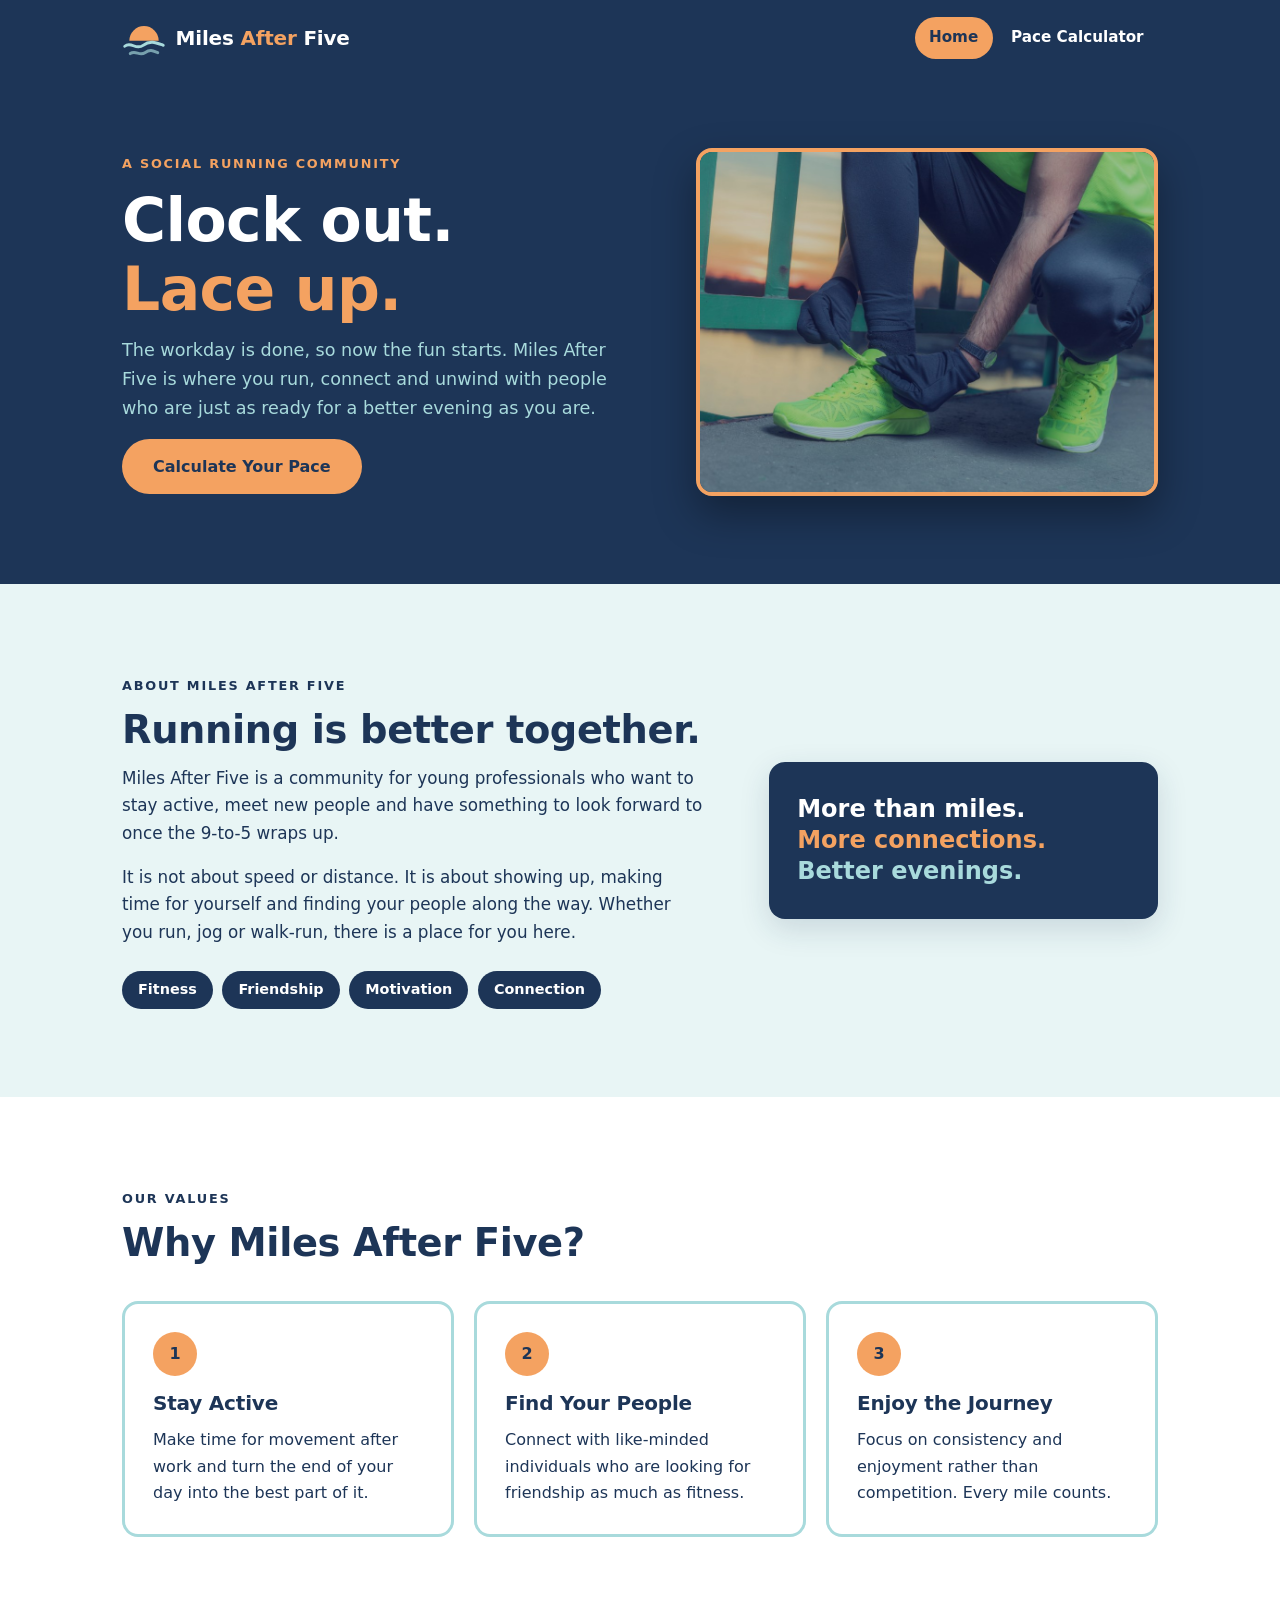
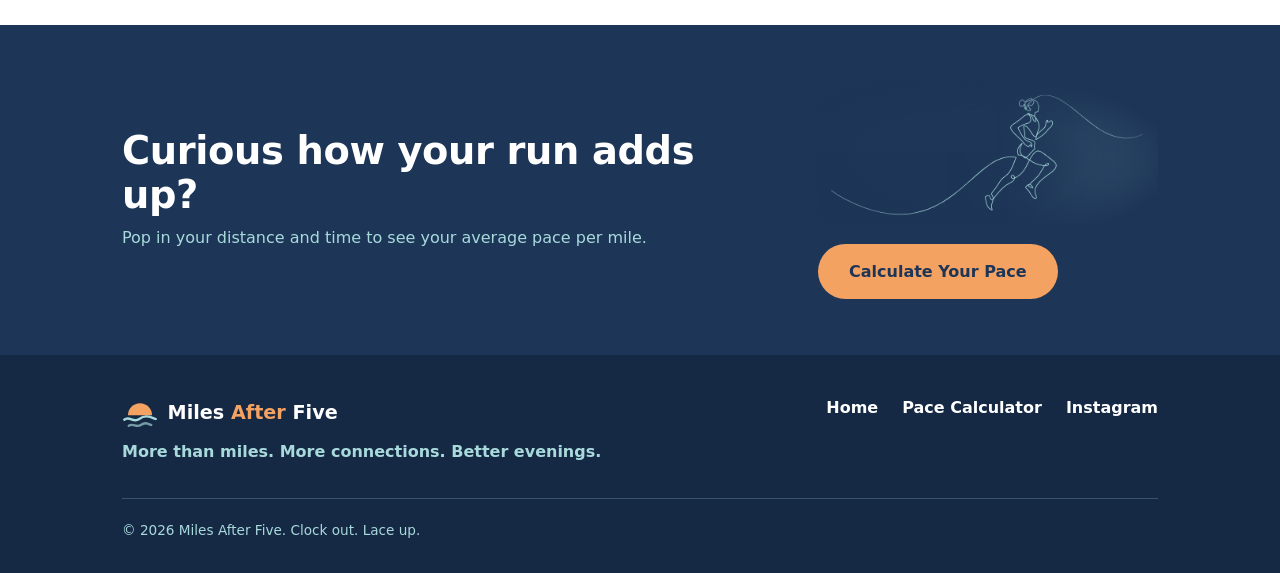
<file: brand-site/index.html>
<!DOCTYPE html>
<html lang="en">
<head>
  <meta charset="UTF-8">
  <meta name="viewport" content="width=device-width, initial-scale=1">
  <title>Miles After Five | Clock out. Lace up.</title>
  <meta name="description" content="Miles After Five is a social running community for young professionals. More than miles. More connections. Better evenings.">
  <link rel="icon" type="image/svg+xml" href="assets/logos/miles-after-five-mark.svg">
  <link rel="stylesheet" href="styles.css">
</head>
<body>
  <a class="skip-link" href="#main">Skip to main content</a>

  <!-- Navigation -->
  <header class="site-header">
    <nav class="nav" aria-label="Main navigation">
      <a class="brand" href="index.html">
        <img class="brand-mark" src="assets/logos/miles-after-five-mark.svg" alt="" width="40" height="40">
        <span class="brand-name">Miles <span>After</span> Five</span>
      </a>
      <ul class="nav-links">
        <li><a href="index.html" aria-current="page">Home</a></li>
        <li><a href="pace-calculator.html">Pace Calculator</a></li>
      </ul>
    </nav>
  </header>

  <main id="main">
    <!-- Hero -->
    <section class="hero" aria-labelledby="hero-heading">
      <div class="container hero-grid">
        <div class="hero-copy">
          <span class="eyebrow" style="color: var(--orange);">A social running community</span>
          <h1 id="hero-heading"><span class="phrase">Clock out.</span> <span class="phrase accent">Lace up.</span></h1>
          <p class="lead">
            The workday is done, so now the fun starts. Miles After Five is
            where you run, connect and unwind with people who are just as ready
            for a better evening as you are.
          </p>
          <a class="btn btn-primary" href="pace-calculator.html">Calculate Your Pace</a>
        </div>

        <div class="hero-image">
          <img
            src="assets/images/hero-runner-laces.jpg"
            alt="A runner in bright green sneakers crouches to tie a lace beside a railing at sunset"
            width="1080" height="735">
        </div>
      </div>
    </section>

    <!-- About -->
    <section class="section section-about" aria-labelledby="about-heading">
      <div class="container about-grid">
        <div class="about-copy">
          <span class="eyebrow">About Miles After Five</span>
          <h2 id="about-heading">Running is better together.</h2>
          <p>
            Miles After Five is a community for young professionals who want to
            stay active, meet new people and have something to look forward to
            once the 9-to-5 wraps up.
          </p>
          <p>
            It is not about speed or distance. It is about showing up,
            making time for yourself and finding your people along the way.
            Whether you run, jog or walk-run, there is a place for you here.
          </p>
          <ul class="pillars" aria-label="What we stand for">
            <li>Fitness</li>
            <li>Friendship</li>
            <li>Motivation</li>
            <li>Connection</li>
          </ul>
        </div>

        <div class="message-card on-dark">
          <p>
            <span class="line">More than miles.</span>
            <span class="line">More connections.</span>
            <span class="line">Better evenings.</span>
          </p>
        </div>
      </div>
    </section>

    <!-- Why Miles After Five -->
    <section class="section section-values" aria-labelledby="values-heading">
      <div class="container">
        <div class="section-heading">
          <span class="eyebrow">Our values</span>
          <h2 id="values-heading">Why Miles After Five?</h2>
        </div>

        <div class="values-grid">
          <article class="value-card">
            <span class="value-number" aria-hidden="true">1</span>
            <h3>Stay Active</h3>
            <p>Make time for movement after work and turn the end of your day into the best part of it.</p>
          </article>

          <article class="value-card">
            <span class="value-number" aria-hidden="true">2</span>
            <h3>Find Your People</h3>
            <p>Connect with like-minded individuals who are looking for friendship as much as fitness.</p>
          </article>

          <article class="value-card">
            <span class="value-number" aria-hidden="true">3</span>
            <h3>Enjoy the Journey</h3>
            <p>Focus on consistency and enjoyment rather than competition. Every mile counts.</p>
          </article>
        </div>
      </div>
    </section>

    <!-- CTA band -->
    <section class="cta-band on-dark" aria-labelledby="cta-heading">
      <div class="container cta-inner">
        <div>
          <h2 id="cta-heading">Curious how your run adds up?</h2>
          <p>Pop in your distance and time to see your average pace per mile.</p>
        </div>
        <div>
          <img class="cta-art" src="assets/images/runner-line-art.png" alt="" width="430" height="180">
          <a class="btn btn-primary" href="pace-calculator.html">Calculate Your Pace</a>
        </div>
      </div>
    </section>
  </main>

  <!-- Footer -->
  <footer class="site-footer">
    <div class="container">
      <div class="footer-grid">
        <div>
          <p class="footer-brand">
            <img class="brand-mark" src="assets/logos/miles-after-five-mark.svg" alt="" width="36" height="36">
            <span>Miles <span>After</span> Five</span>
          </p>
          <p class="footer-tagline">More than miles. More connections. Better evenings.</p>
        </div>

        <nav aria-label="Footer navigation">
          <ul class="footer-links">
            <li><a href="index.html">Home</a></li>
            <li><a href="pace-calculator.html">Pace Calculator</a></li>
            <li><a href="https://www.instagram.com/milesafter5_/" target="_blank" rel="noopener noreferrer">Instagram</a></li>
          </ul>
        </nav>
      </div>

      <p class="footer-copy">&copy; 2026 Miles After Five. Clock out. Lace up.</p>
    </div>
  </footer>
</body>
</html>
</file>
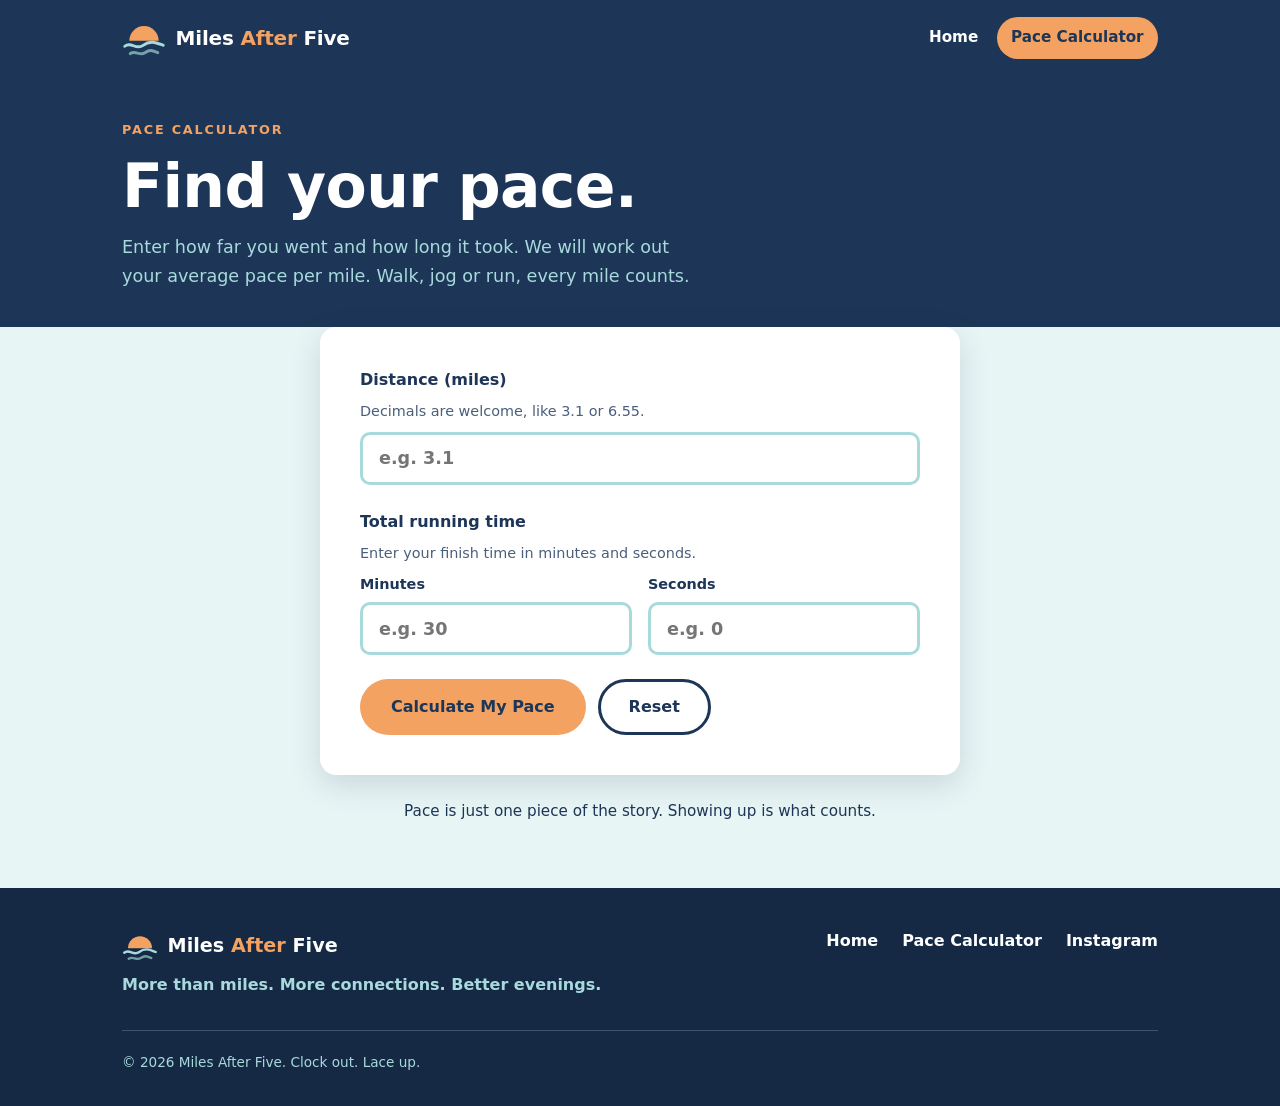
<file: brand-site/pace-calculator.html>
<!DOCTYPE html>
<html lang="en">
<head>
  <meta charset="UTF-8">
  <meta name="viewport" content="width=device-width, initial-scale=1">
  <title>Pace Calculator | Miles After Five</title>
  <meta name="description" content="Enter your distance and time to find your average running pace per mile.">
  <link rel="icon" type="image/svg+xml" href="assets/logos/miles-after-five-mark.svg">
  <link rel="stylesheet" href="styles.css">
</head>
<body>
  <a class="skip-link" href="#main">Skip to main content</a>

  <!-- Navigation -->
  <header class="site-header">
    <nav class="nav" aria-label="Main navigation">
      <a class="brand" href="index.html">
        <img class="brand-mark" src="assets/logos/miles-after-five-mark.svg" alt="" width="40" height="40">
        <span class="brand-name">Miles <span>After</span> Five</span>
      </a>
      <ul class="nav-links">
        <li><a href="index.html">Home</a></li>
        <li><a href="pace-calculator.html" aria-current="page">Pace Calculator</a></li>
      </ul>
    </nav>
  </header>

  <main id="main">
    <section class="page-hero" aria-labelledby="calc-heading">
      <div class="container">
        <span class="eyebrow" style="color: var(--orange);">Pace Calculator</span>
        <h1 id="calc-heading">Find your pace.</h1>
        <p class="lead">
          Enter how far you went and how long it took. We will work out your
          average pace per mile. Walk, jog or run, every mile counts.
        </p>
      </div>
    </section>

    <section class="calculator-section">
      <div class="container">
        <div class="calculator-card">
          <form id="pace-form" novalidate>

            <!-- Errors appear here -->
            <div id="error-box" class="error-box" role="alert" hidden>
              <strong>Almost there. Let's fix a couple of things:</strong>
              <ul id="error-list"></ul>
            </div>

            <!-- Distance -->
            <div class="field">
              <label for="distance">Distance (miles)</label>
              <span class="hint" id="distance-hint">Decimals are welcome, like 3.1 or 6.55.</span>
              <input
                type="number"
                id="distance"
                name="distance"
                inputmode="decimal"
                min="0"
                step="any"
                placeholder="e.g. 3.1"
                aria-describedby="distance-hint">
            </div>

            <!-- Time -->
            <fieldset aria-describedby="time-hint">
              <legend>Total running time</legend>
              <span class="hint" id="time-hint">Enter your finish time in minutes and seconds.</span>
              <div class="input-row">
                <div class="field-inline">
                  <label for="minutes">Minutes</label>
                  <input
                    type="number"
                    id="minutes"
                    name="minutes"
                    inputmode="numeric"
                    min="0"
                    step="1"
                    placeholder="e.g. 30">
                </div>
                <div class="field-inline">
                  <label for="seconds">Seconds</label>
                  <input
                    type="number"
                    id="seconds"
                    name="seconds"
                    inputmode="numeric"
                    min="0"
                    max="59"
                    step="1"
                    placeholder="e.g. 0">
                </div>
              </div>
            </fieldset>

            <div class="button-row">
              <button type="submit" class="btn btn-primary">Calculate My Pace</button>
              <button type="button" id="reset-btn" class="btn btn-secondary">Reset</button>
            </div>
          </form>

          <!-- Result (hidden until valid inputs are submitted) -->
          <div id="result" class="result" role="status" aria-live="polite" tabindex="-1" hidden>
            <canvas id="confetti" class="confetti-canvas" aria-hidden="true"></canvas>
            <p class="result-label">Your average pace</p>
            <p class="result-pace" id="result-pace">00:00</p>
            <p class="result-unit">minutes per mile</p>
            <p class="result-summary" id="result-summary"></p>
            <p class="result-message" id="result-message"></p>
          </div>
        </div>

        <p class="calc-note">
          Pace is just one piece of the story. Showing up is what counts.
        </p>
      </div>
    </section>
  </main>

  <!-- Footer -->
  <footer class="site-footer">
    <div class="container">
      <div class="footer-grid">
        <div>
          <p class="footer-brand">
            <img class="brand-mark" src="assets/logos/miles-after-five-mark.svg" alt="" width="36" height="36">
            <span>Miles <span>After</span> Five</span>
          </p>
          <p class="footer-tagline">More than miles. More connections. Better evenings.</p>
        </div>

        <nav aria-label="Footer navigation">
          <ul class="footer-links">
            <li><a href="index.html">Home</a></li>
            <li><a href="pace-calculator.html">Pace Calculator</a></li>
            <li><a href="https://www.instagram.com/milesafter5_/" target="_blank" rel="noopener noreferrer">Instagram</a></li>
          </ul>
        </nav>
      </div>

      <p class="footer-copy">&copy; 2026 Miles After Five. Clock out. Lace up.</p>
    </div>
  </footer>

  <script src="script.js"></script>
</body>
</html>
</file>
<file: brand-site/styles.css>
/* ==========================================================================
   Miles After Five — shared stylesheet
   Mobile-first. Brand palette: Navy #1D3557, Orange #F4A261, Teal #A8DADC
   ========================================================================== */

/* --- Fonts ------------------------------------------------------------------
   Brand font is Montserrat, but no font files exist in the team repository yet.
   To use it: drop the .woff2 files into assets/fonts/ and uncomment the block
   below. Until then the stack falls back to Montserrat (if installed on the
   visitor's device) and then a clean system sans-serif.

@font-face {
  font-family: "Montserrat";
  src: url("assets/fonts/Montserrat-Regular.woff2") format("woff2");
  font-weight: 400;
  font-style: normal;
  font-display: swap;
}
@font-face {
  font-family: "Montserrat";
  src: url("assets/fonts/Montserrat-Bold.woff2") format("woff2");
  font-weight: 700;
  font-style: normal;
  font-display: swap;
}
@font-face {
  font-family: "Montserrat";
  src: url("assets/fonts/Montserrat-ExtraBold.woff2") format("woff2");
  font-weight: 800;
  font-style: normal;
  font-display: swap;
}
-------------------------------------------------------------------------- */

:root {
  --navy: #1d3557;
  --navy-deep: #152844;
  --orange: #f4a261;
  --orange-dark: #e48a40;
  --teal: #a8dadc;
  --teal-soft: #e8f5f5;
  --white: #ffffff;
  --error: #b3261e;

  --font: "Montserrat", "Segoe UI", system-ui, -apple-system, "Helvetica Neue",
    Arial, sans-serif;

  --radius: 16px;
  --radius-sm: 10px;
  --shadow: 0 10px 30px rgba(29, 53, 87, 0.15);
  --gutter: 1.25rem;
  --max-width: 1100px;
}

/* --- Reset / base --------------------------------------------------------- */
*,
*::before,
*::after {
  box-sizing: border-box;
}

html {
  scroll-behavior: smooth;
}

body {
  margin: 0;
  font-family: var(--font);
  font-size: 1rem;
  line-height: 1.65;
  color: var(--navy);
  background: var(--white);
  -webkit-font-smoothing: antialiased;
}

img {
  max-width: 100%;
  height: auto;
  display: block;
}

h1,
h2,
h3 {
  line-height: 1.15;
  margin: 0 0 0.75rem;
  font-weight: 800;
  letter-spacing: -0.01em;
}

h1 {
  font-size: clamp(2.2rem, 8vw, 3.75rem);
}
h2 {
  font-size: clamp(1.6rem, 5vw, 2.4rem);
}
h3 {
  font-size: 1.25rem;
}

p {
  margin: 0 0 1rem;
}

a {
  color: inherit;
}

.container {
  width: 100%;
  max-width: var(--max-width);
  margin: 0 auto;
  padding: 0 var(--gutter);
}

.eyebrow {
  display: inline-block;
  margin-bottom: 0.75rem;
  font-size: 0.8rem;
  font-weight: 700;
  letter-spacing: 0.14em;
  text-transform: uppercase;
}

/* --- Accessibility helpers ------------------------------------------------ */
.skip-link {
  position: absolute;
  left: 1rem;
  top: -4rem;
  z-index: 100;
  padding: 0.6rem 1rem;
  background: var(--orange);
  color: var(--navy);
  font-weight: 700;
  border-radius: var(--radius-sm);
  text-decoration: none;
}
.skip-link:focus {
  top: 1rem;
}

:focus-visible {
  outline: 3px solid var(--orange);
  outline-offset: 3px;
}
.on-dark :focus-visible,
.site-header :focus-visible,
.site-footer :focus-visible {
  outline-color: var(--teal);
}

/* --- Buttons -------------------------------------------------------------- */
.btn {
  display: inline-block;
  padding: 0.95rem 1.75rem;
  font-family: inherit;
  font-size: 1rem;
  font-weight: 800;
  line-height: 1.2;
  text-align: center;
  text-decoration: none;
  cursor: pointer;
  border: 3px solid transparent;
  border-radius: 999px;
  transition: transform 0.15s ease, background-color 0.15s ease,
    color 0.15s ease, box-shadow 0.15s ease;
}

.btn-primary {
  background: var(--orange);
  color: var(--navy);
}
.btn-primary:hover {
  background: var(--orange-dark);
  transform: translateY(-2px);
  box-shadow: 0 8px 18px rgba(244, 162, 97, 0.4);
}
.btn-primary:active {
  transform: translateY(0);
}

.btn-secondary {
  background: transparent;
  color: var(--navy);
  border-color: var(--navy);
}
.btn-secondary:hover {
  background: var(--navy);
  color: var(--white);
}

/* --- Header / navigation -------------------------------------------------- */
.site-header {
  background: var(--navy);
  color: var(--white);
  position: sticky;
  top: 0;
  z-index: 50;
}

.nav {
  display: flex;
  flex-wrap: wrap;
  align-items: center;
  justify-content: space-between;
  gap: 0.5rem 1.5rem;
  padding: 0.85rem var(--gutter);
  max-width: var(--max-width);
  margin: 0 auto;
}

.brand {
  display: inline-flex;
  align-items: center;
  gap: 0.6rem;
  font-size: 1.1rem;
  font-weight: 800;
  text-decoration: none;
  letter-spacing: -0.01em;
}
.brand-name span {
  color: var(--orange);
}
.brand-mark {
  flex: none;
  width: 2.5rem;
  height: 2.5rem;
}

.nav-links {
  display: flex;
  gap: 0.25rem;
  list-style: none;
  margin: 0;
  padding: 0;
}

.nav-links a {
  display: block;
  padding: 0.5rem 0.9rem;
  font-size: 0.95rem;
  font-weight: 700;
  text-decoration: none;
  border-radius: 999px;
  transition: background-color 0.15s ease, color 0.15s ease;
}
.nav-links a:hover {
  background: rgba(168, 218, 220, 0.18);
  color: var(--teal);
}
.nav-links a[aria-current="page"] {
  background: var(--orange);
  color: var(--navy);
}

/* --- Hero ----------------------------------------------------------------- */
.hero {
  background: var(--navy);
  color: var(--white);
  padding: 2.5rem 0 3.5rem;
  overflow: hidden;
}

.hero-grid {
  display: grid;
  gap: 2.25rem;
  align-items: center;
}

.hero h1 .accent {
  color: var(--orange);
}
/* keep each phrase of the headline together so it never splits mid-phrase */
.hero h1 .phrase {
  display: inline-block;
  white-space: nowrap;
}

.hero .lead {
  font-size: 1.1rem;
  max-width: 34rem;
  color: var(--teal);
}

.hero-image {
  border-radius: var(--radius);
  overflow: hidden;
  box-shadow: 0 18px 40px rgba(0, 0, 0, 0.35);
  border: 4px solid var(--orange);
}
.hero-image img {
  width: 100%;
  aspect-ratio: 4 / 3;
  object-fit: cover;
}

/* --- Sections ------------------------------------------------------------- */
.section {
  padding: 4rem 0;
}

.section-about {
  background: var(--teal-soft);
}

.about-grid {
  display: grid;
  gap: 2rem;
  align-items: center;
}

.about-copy p {
  font-size: 1.05rem;
  max-width: 38rem;
}

.pillars {
  list-style: none;
  margin: 1.5rem 0 0;
  padding: 0;
  display: flex;
  flex-wrap: wrap;
  gap: 0.6rem;
}
.pillars li {
  padding: 0.45rem 1rem;
  font-size: 0.9rem;
  font-weight: 700;
  background: var(--navy);
  color: var(--white);
  border-radius: 999px;
}

.message-card {
  background: var(--navy);
  color: var(--white);
  padding: 2rem 1.75rem;
  border-radius: var(--radius);
  box-shadow: var(--shadow);
}
.message-card p {
  margin: 0;
  font-size: 1.5rem;
  font-weight: 800;
  line-height: 1.3;
}
.message-card .line {
  display: block;
}
.message-card .line:nth-child(1) {
  color: var(--white);
}
.message-card .line:nth-child(2) {
  color: var(--orange);
}
.message-card .line:nth-child(3) {
  color: var(--teal);
}

.section-values {
  background: var(--white);
}
.section-heading {
  max-width: 40rem;
  margin-bottom: 2.25rem;
}

.values-grid {
  display: grid;
  gap: 1.25rem;
}

.value-card {
  padding: 1.75rem;
  background: var(--white);
  border: 3px solid var(--teal);
  border-radius: var(--radius);
  transition: transform 0.2s ease, border-color 0.2s ease,
    box-shadow 0.2s ease;
}
.value-card:hover {
  transform: translateY(-4px);
  border-color: var(--orange);
  box-shadow: var(--shadow);
}
.value-number {
  display: inline-grid;
  place-items: center;
  width: 2.75rem;
  height: 2.75rem;
  margin-bottom: 1rem;
  font-weight: 800;
  background: var(--orange);
  color: var(--navy);
  border-radius: 50%;
}
.value-card p {
  margin: 0;
}

/* --- CTA band ------------------------------------------------------------- */
.cta-band {
  background: var(--navy);
  color: var(--white);
  padding: 3.5rem 0;
}
.cta-inner {
  display: grid;
  gap: 1.5rem;
  align-items: center;
}
.cta-band h2 {
  margin-bottom: 0.5rem;
}
.cta-band p {
  margin: 0;
  color: var(--teal);
}
.cta-art {
  width: 100%;
  max-width: 340px;
  margin-bottom: 1.25rem;
  /* fade the edges so the image's own background blends into the navy band */
  -webkit-mask-image: radial-gradient(ellipse at 45% 55%, #000 45%, transparent 78%);
  mask-image: radial-gradient(ellipse at 45% 55%, #000 45%, transparent 78%);
}

/* --- Footer --------------------------------------------------------------- */
.site-footer {
  background: var(--navy-deep);
  color: var(--white);
  padding: 2.5rem 0 2rem;
}
.footer-grid {
  display: grid;
  gap: 1.75rem;
}
.footer-brand {
  display: flex;
  align-items: center;
  gap: 0.6rem;
  font-size: 1.2rem;
  font-weight: 800;
  margin: 0 0 0.5rem;
}
.footer-brand span span {
  color: var(--orange);
}
.footer-brand .brand-mark {
  width: 2.25rem;
  height: 2.25rem;
}
.footer-tagline {
  margin: 0;
  color: var(--teal);
  font-weight: 600;
}
.footer-links {
  list-style: none;
  margin: 0;
  padding: 0;
  display: flex;
  flex-wrap: wrap;
  gap: 0.5rem 1.5rem;
}
.footer-links a {
  font-weight: 700;
  text-decoration: none;
  border-bottom: 2px solid transparent;
}
.footer-links a:hover {
  color: var(--orange);
  border-bottom-color: var(--orange);
}
.footer-copy {
  margin: 2rem 0 0;
  padding-top: 1.25rem;
  border-top: 1px solid rgba(168, 218, 220, 0.25);
  font-size: 0.85rem;
  color: var(--teal);
}

/* --- Calculator page ------------------------------------------------------ */
.page-hero {
  background: var(--navy);
  color: var(--white);
  padding: 2.5rem 0 5.5rem;
}
.page-hero .lead {
  max-width: 36rem;
  color: var(--teal);
  font-size: 1.1rem;
  margin: 0;
}

.calculator-section {
  background: var(--teal-soft);
  padding: 0 0 4rem;
}

.calculator-card {
  position: relative;
  margin-top: -3.25rem;
  padding: 1.75rem 1.5rem;
  background: var(--white);
  border-radius: var(--radius);
  box-shadow: var(--shadow);
  max-width: 640px;
  margin-left: auto;
  margin-right: auto;
}

.field {
  margin-bottom: 1.5rem;
}

.field label,
legend {
  display: block;
  margin-bottom: 0.4rem;
  padding: 0;
  font-weight: 800;
}

fieldset {
  border: 0;
  margin: 0 0 1.5rem;
  padding: 0;
  min-width: 0;
}

.hint {
  display: block;
  margin-bottom: 0.5rem;
  font-size: 0.9rem;
  font-weight: 500;
  color: #4a5f7c;
}

.input-row {
  display: flex;
  gap: 1rem;
}
.input-row .field-inline {
  flex: 1;
  min-width: 0;
}
.field-inline label {
  font-size: 0.9rem;
  font-weight: 700;
  margin-bottom: 0.3rem;
  display: block;
}

input[type="number"] {
  width: 100%;
  padding: 0.85rem 1rem;
  font-family: inherit;
  font-size: 1.1rem;
  font-weight: 600;
  color: var(--navy);
  background: var(--white);
  border: 3px solid var(--teal);
  border-radius: var(--radius-sm);
  transition: border-color 0.15s ease, box-shadow 0.15s ease;
}
input[type="number"]:hover {
  border-color: var(--navy);
}
input[type="number"]:focus {
  outline: none;
  border-color: var(--orange);
  box-shadow: 0 0 0 4px rgba(244, 162, 97, 0.35);
}
input[aria-invalid="true"] {
  border-color: var(--error);
}

.error-box {
  margin-bottom: 1.5rem;
  padding: 1rem 1.25rem;
  background: #fdecea;
  border-left: 6px solid var(--error);
  border-radius: var(--radius-sm);
  color: #5f1410;
}
.error-box[hidden] {
  display: none;
}
.error-box strong {
  display: block;
  margin-bottom: 0.25rem;
}
.error-box ul {
  margin: 0;
  padding-left: 1.2rem;
}

.button-row {
  display: flex;
  flex-wrap: wrap;
  gap: 0.75rem;
}
.button-row .btn {
  flex: 1 1 auto;
}

.result {
  position: relative;
  overflow: hidden; /* keeps confetti inside the result box */
  margin-top: 2rem;
  padding: 2rem 1.5rem;
  text-align: center;
  background: var(--navy);
  color: var(--white);
  border-radius: var(--radius);
  border: 4px solid var(--orange);
}
.result[hidden] {
  display: none;
}
.confetti-canvas {
  position: absolute;
  inset: 0;
  width: 100%;
  height: 100%;
  pointer-events: none; /* never blocks clicks or text selection */
}
.result:focus {
  outline: none;
}
.result-label {
  margin: 0;
  font-size: 0.85rem;
  font-weight: 700;
  letter-spacing: 0.14em;
  text-transform: uppercase;
  color: var(--teal);
}
.result-pace {
  margin: 0.25rem 0 0;
  font-size: clamp(3rem, 14vw, 4.5rem);
  font-weight: 800;
  line-height: 1.1;
  color: var(--orange);
}
.result-unit {
  margin: 0 0 1rem;
  font-weight: 700;
}
.result-summary {
  margin: 0 0 1rem;
  color: var(--teal);
  font-size: 0.95rem;
}
.result-message {
  margin: 0;
  font-size: 1.15rem;
  font-weight: 800;
}

.calc-note {
  max-width: 640px;
  margin: 1.5rem auto 0;
  text-align: center;
  font-size: 0.95rem;
}

/* --- Tablet and up -------------------------------------------------------- */
@media (min-width: 700px) {
  :root {
    --gutter: 2rem;
  }

  .section {
    padding: 5.5rem 0;
  }

  .values-grid {
    grid-template-columns: repeat(3, 1fr);
  }

  .cta-inner {
    grid-template-columns: 1fr auto;
    gap: 3rem;
  }

  .footer-grid {
    grid-template-columns: 1fr auto;
    align-items: start;
  }

  .calculator-card {
    padding: 2.5rem 2.5rem;
  }

  .button-row .btn {
    flex: 0 1 auto;
  }
}

/* --- Desktop -------------------------------------------------------------- */
@media (min-width: 960px) {
  .hero {
    padding: 4.5rem 0 5.5rem;
  }
  .hero-grid {
    grid-template-columns: 1.05fr 0.95fr;
    gap: 4rem;
  }

  .about-grid {
    grid-template-columns: 1.2fr 0.8fr;
    gap: 4rem;
  }

  .nav {
    padding-top: 1rem;
    padding-bottom: 1rem;
  }
  .brand {
    font-size: 1.25rem;
  }
  .brand-mark {
    width: 2.75rem;
    height: 2.75rem;
  }
}

/* --- Reduced motion ------------------------------------------------------- */
@media (prefers-reduced-motion: reduce) {
  html {
    scroll-behavior: auto;
  }
  * {
    transition: none !important;
  }
  .btn-primary:hover,
  .value-card:hover {
    transform: none;
  }
}
</file>
